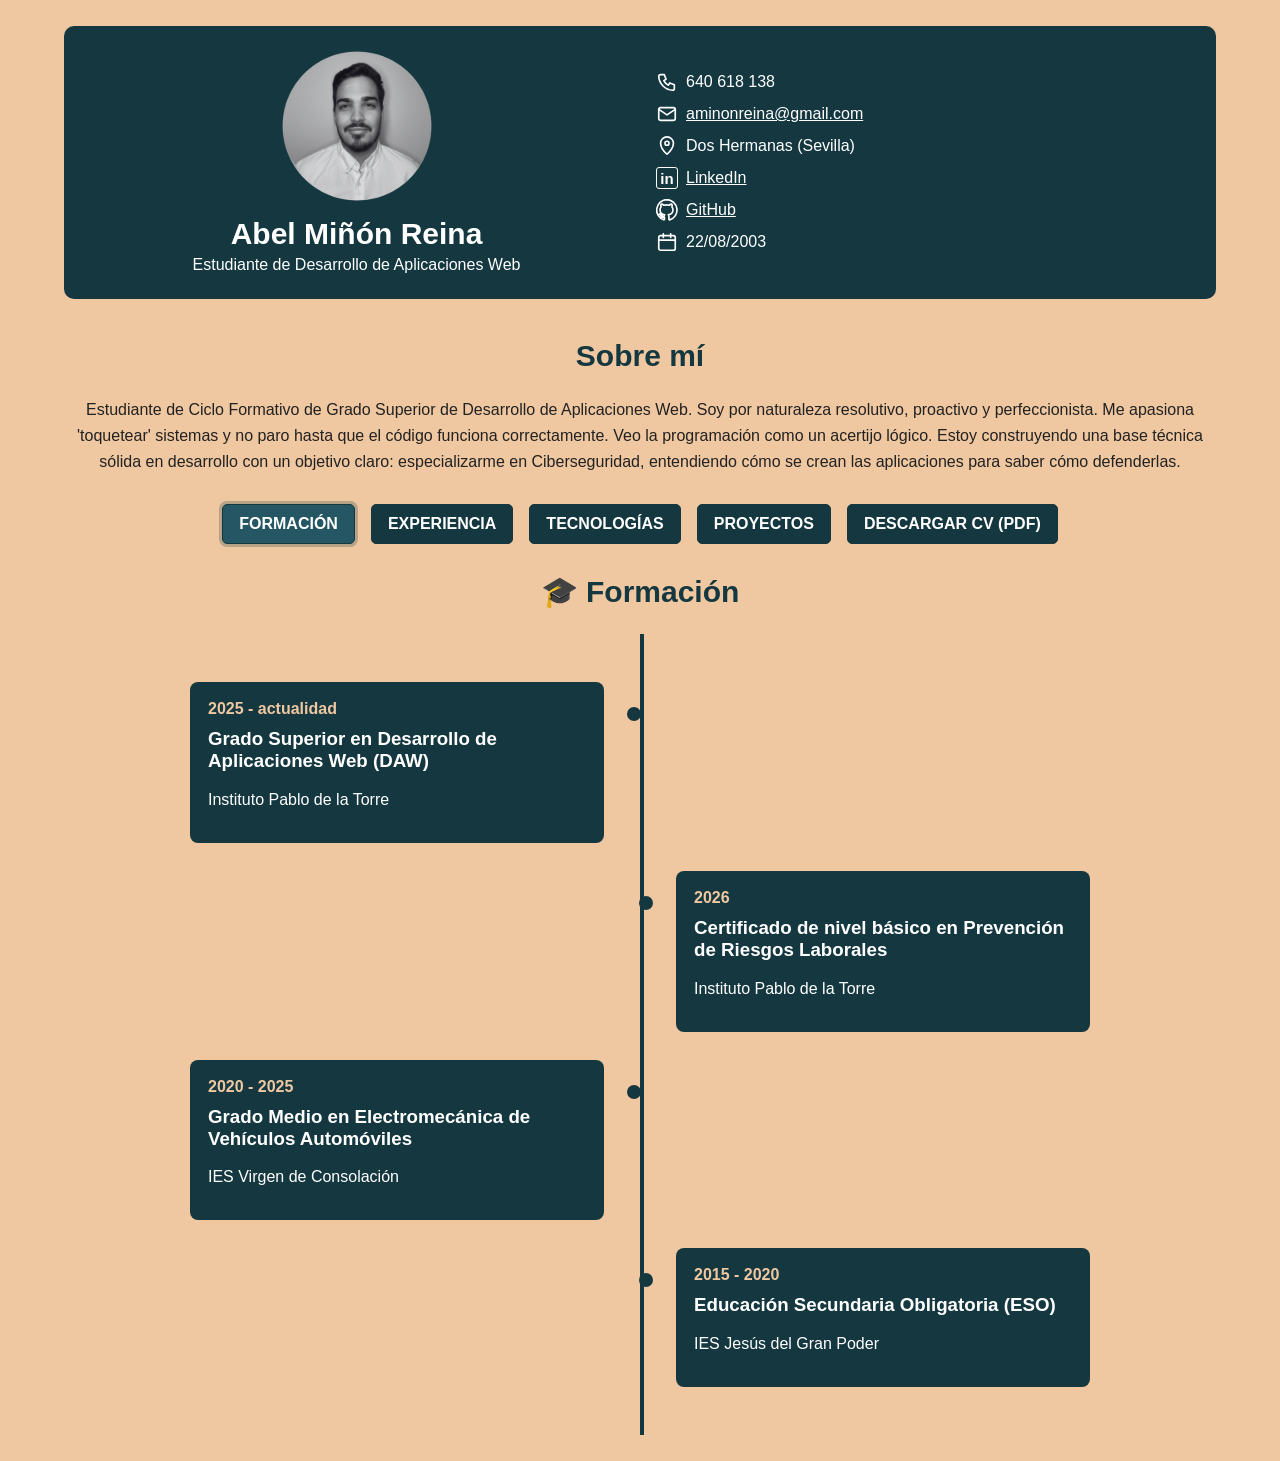
<file: index.html>
<!DOCTYPE html>
<html lang="es">
  <head>
    <meta charset="UTF-8">
    <meta name="viewport" content="width=device-width, initial-scale=1.0">
    <meta
      name="description"
      content="Currículum web de Abel Miñón Reina, estudiante de Desarrollo de Aplicaciones Web."
    >
    <title>Abel Miñón Reina | Currículum web</title>
    <link rel="icon" href="public/favicon.ico" sizes="48x48">
    <link rel="icon" href="public/favicon.svg" type="image/svg+xml">
    <meta http-equiv="Content-Security-Policy" content="default-src 'self'; img-src 'self' data:; frame-src 'none'; object-src 'none'; base-uri 'self'; form-action 'none'">
    <meta property="og:type" content="website">
    <meta property="og:title" content="Abel Miñón Reina | Currículum web">
    <meta property="og:description" content="Estudiante de Desarrollo de Aplicaciones Web. Formación, experiencia, tecnologías y proyectos.">
    <meta property="og:locale" content="es_ES">
    <meta name="twitter:card" content="summary">
    <link rel="apple-touch-icon" href="public/apple-touch-icon.png">
    <link rel="stylesheet" href="styles.css">
    <script src="utils.js" defer></script>
    <script src="app.js" defer></script>
  </head>
  <body>
    <main class="app">
      <header class="header-block">
        <div class="header-block__item">
          <img
            src="src/images/foto_cv_circular.png"
            alt="Fotografía de Abel Miñón Reina"
            width="150"
            height="150"
          >
          <h1 id="profile-name">Abel Miñón Reina</h1>
          <p id="profile-profession">Estudiante de Desarrollo de Aplicaciones Web</p>
        </div>

        <address id="personal-data" class="personal-data-block">
          <div><span aria-hidden="true">☎</span>640 618 138</div>
          <div>
            <span aria-hidden="true">✉</span>
            <a href="mailto:aminonreina@gmail.com">aminonreina@gmail.com</a>
          </div>
        </address>
      </header>

      <section class="biography-block" aria-labelledby="biography-title">
        <h2 id="biography-title">Sobre mí</h2>
        <p id="biography">
          Estudiante de Ciclo Formativo de Grado Superior de Desarrollo de Aplicaciones Web.
        </p>
      </section>

      <nav class="block-navbar" aria-label="Secciones del currículum">
        <div class="tabs" role="tablist">
          <button id="tab-education" class="button-navbar is-active" type="button" role="tab" aria-selected="true" aria-controls="content" data-section="education">Formación</button>
          <button id="tab-experience" class="button-navbar" type="button" role="tab" aria-selected="false" aria-controls="content" data-section="experience">Experiencia</button>
          <button id="tab-technologies" class="button-navbar" type="button" role="tab" aria-selected="false" aria-controls="content" data-section="technologies">Tecnologías</button>
        </div>
        <a class="button-navbar" href="https://abelminonreina.weebly.com/" target="_blank" rel="noopener noreferrer">Proyectos</a>
        <a class="button-navbar" href="public/cv-abel-minon-reina.pdf" download="CV_Abel_Minon_Reina_2DAW.pdf">Descargar CV (PDF)</a>
      </nav>

      <section id="content" role="tabpanel" tabindex="0" aria-live="polite" aria-labelledby="tab-education"></section>
    </main>
  </body>
</html>
</file>
<file: styles.css>
:root {
  --dark: #153840;
  --peach: #efc7a0;
  --white: #fff;
}

* {
  box-sizing: border-box;
}

body {
  margin: 0;
  background: var(--peach);
  color: #222;
  font-family: -apple-system, BlinkMacSystemFont, "Segoe UI", Roboto, Arial, sans-serif;
}

.app {
  max-width: 1200px;
  margin: 2% auto;
  padding: 0 24px;
}

.header-block {
  display: flex;
  align-items: center;
  justify-content: space-between;
  gap: 32px;
  padding: 25px;
  border-radius: 10px;
  background: var(--dark);
  color: var(--white);
}

.header-block__item {
  flex: 1;
  text-align: center;
}

.header-block__item img {
  width: 150px;
  height: 150px;
  border-radius: 50%;
  object-fit: cover;
}

.header-block__item h1 {
  margin: 12px 0 5px;
  font-size: 30px;
}

.header-block__item p {
  margin: 0;
}

.personal-data-block {
  flex: 1;
  display: grid;
  gap: 10px;
  font-style: normal;
}

.personal-data-block > div {
  display: flex;
  align-items: center;
  gap: 8px;
}

.personal-data-block a {
  color: var(--white);
}

.contact-icon {
  flex: 0 0 22px;
  width: 22px;
  height: 22px;
  fill: none;
  stroke: currentColor;
  stroke-linecap: round;
  stroke-linejoin: round;
  stroke-width: 1.8;
  text-align: center;
}

.contact-icon--linkedin {
  display: inline-flex;
  align-items: center;
  justify-content: center;
  border: 1px solid currentColor;
  border-radius: 3px;
  font-size: 15px;
  font-weight: 700;
  line-height: 1;
}

.biography-block {
  margin-top: 40px;
  text-align: center;
}

.biography-block h2,
.content-title {
  color: var(--dark);
  font-size: 30px;
}

.biography-block p {
  line-height: 1.6;
}

.block-navbar {
  display: flex;
  flex-wrap: wrap;
  justify-content: space-around;
  gap: 16px;
  margin: 30px;
}

.button-navbar {
  padding: 10px 16px;
  border: 1px solid var(--dark);
  border-radius: 5px;
  background: var(--dark);
  color: var(--white);
  font-weight: bold;
  text-transform: uppercase;
  cursor: pointer;
}

.button-navbar:hover,
.button-navbar:focus-visible,
.button-navbar.is-active {
  background: #245763;
  outline: 3px solid rgba(21, 56, 64, .25);
}

.content-title {
  text-align: center;
}

.timeline {
  position: relative;
  max-width: 900px;
  margin: 0 auto;
  padding: 20px 0;
}

.timeline::before {
  position: absolute;
  top: 0;
  bottom: 0;
  left: 50%;
  width: 4px;
  background: var(--dark);
  content: "";
}

.timeline-item {
  position: relative;
  width: 46%;
  margin: 28px 0;
  padding: 18px;
  border-radius: 8px;
  background: var(--dark);
  color: var(--white);
}

.timeline-item:nth-child(odd) {
  margin-right: auto;
}

.timeline-item:nth-child(even) {
  margin-left: auto;
}

.timeline-item::after {
  position: absolute;
  top: 25px;
  width: 14px;
  height: 14px;
  border-radius: 50%;
  background: var(--dark);
  content: "";
}

.timeline-item:nth-child(odd)::after {
  right: -9%;
}

.timeline-item:nth-child(even)::after {
  left: -9%;
}

.timeline-item h3 {
  margin-top: 0;
}

.timeline-item time {
  display: block;
  margin-bottom: 10px;
  color: var(--peach);
  font-weight: bold;
}

.technology-grid {
  display: grid;
  grid-template-columns: repeat(4, 1fr);
  gap: 20px;
}

.technology-card {
  min-height: 200px;
  padding: 16px;
  border: 1px solid var(--dark);
  border-radius: 10px;
  background: var(--white);
  box-shadow: 0 10px 10px -3px var(--dark);
}

.technology-card h3 {
  text-align: center;
}

.technology-list {
  display: flex;
  flex-wrap: wrap;
  justify-content: center;
  gap: 8px;
  padding: 0;
  list-style: none;
}

.technology-list li {
  padding: 5px 8px;
  border-radius: 5px;
  background: var(--dark);
  color: var(--white);
  text-align: center;
}

.projects-page {
  min-height: 100vh;
  padding: 32px 24px;
}

.projects-page__header {
  max-width: 1200px;
  margin: 0 auto 28px;
  text-align: center;
}

.projects-page__header a {
  color: var(--dark);
  font-weight: bold;
}

.projects-grid {
  display: grid;
  grid-template-columns: repeat(auto-fit, minmax(320px, 1fr));
  gap: 24px;
  max-width: 1200px;
  margin: 0 auto;
}

.project-card {
  overflow: hidden;
  border: 1px solid var(--dark);
  border-radius: 10px;
  background: var(--white);
  box-shadow: 0 10px 10px -3px var(--dark);
}

.project-card h2,
.project-card p {
  margin: 16px 20px;
}

.project-card h2 {
  color: var(--dark);
}

.project-preview {
  width: 100%;
  height: 360px;
  border: 0;
  border-top: 1px solid var(--dark);
  border-bottom: 1px solid var(--dark);
  background: #f7f7f7;
}

.project-card__link {
  display: inline-block;
  margin: 0 20px 20px;
  padding: 10px 16px;
  border-radius: 5px;
  background: var(--dark);
  color: var(--white);
  font-weight: bold;
  text-decoration: none;
}

.project-card__link:hover,
.project-card__link:focus-visible {
  background: #245763;
}

@media (max-width: 900px) {
  .header-block {
    flex-direction: column;
  }

  .technology-grid {
    grid-template-columns: 1fr 1fr;
  }

  .project-preview {
    height: 300px;
  }
}

@media (max-width: 650px) {
  .app {
    padding: 0 12px;
  }

  .timeline::before {
    left: 8px;
  }

  .timeline-item,
  .timeline-item:nth-child(even) {
    width: calc(100% - 30px);
    margin-left: 30px;
  }

  .timeline-item::after,
  .timeline-item:nth-child(odd)::after,
  .timeline-item:nth-child(even)::after {
    left: -29px;
  }

  .technology-grid {
    grid-template-columns: 1fr;
  }

  .projects-page {
    padding: 24px 12px;
  }

  .projects-grid {
    grid-template-columns: 1fr;
  }
}

/* --- Navegación: pestañas + enlace + botón PDF --- */
.block-navbar { justify-content: center; }
.tabs { display: flex; flex-wrap: wrap; justify-content: center; gap: 16px; }
.button-navbar { font: inherit; font-weight: bold; text-decoration: none; text-transform: uppercase; }
a.button-navbar { display: inline-block; }

/* --- Proyectos --- */
.project-tags { justify-content: flex-start; margin: 0 20px 12px; }
.project-card__actions { display: flex; flex-wrap: wrap; gap: 10px; margin: 16px 20px 20px; }
.project-card__actions .project-card__link { margin: 0; }

/* --- Impresión / PDF --- */
@media print {
  body { background: #fff; }
  .block-navbar { display: none; }
  .app { margin: 0 auto; }
  .header-block, .timeline-item, .technology-list li {
    -webkit-print-color-adjust: exact;
    print-color-adjust: exact;
  }
  .timeline-item, .technology-card { break-inside: avoid; }
  .timeline::before, .timeline-item::after { display: none; }
  .timeline-item, .timeline-item:nth-child(even) { width: 100%; margin: 12px 0; }
  .technology-grid { grid-template-columns: repeat(2, 1fr); }
}
</file>
